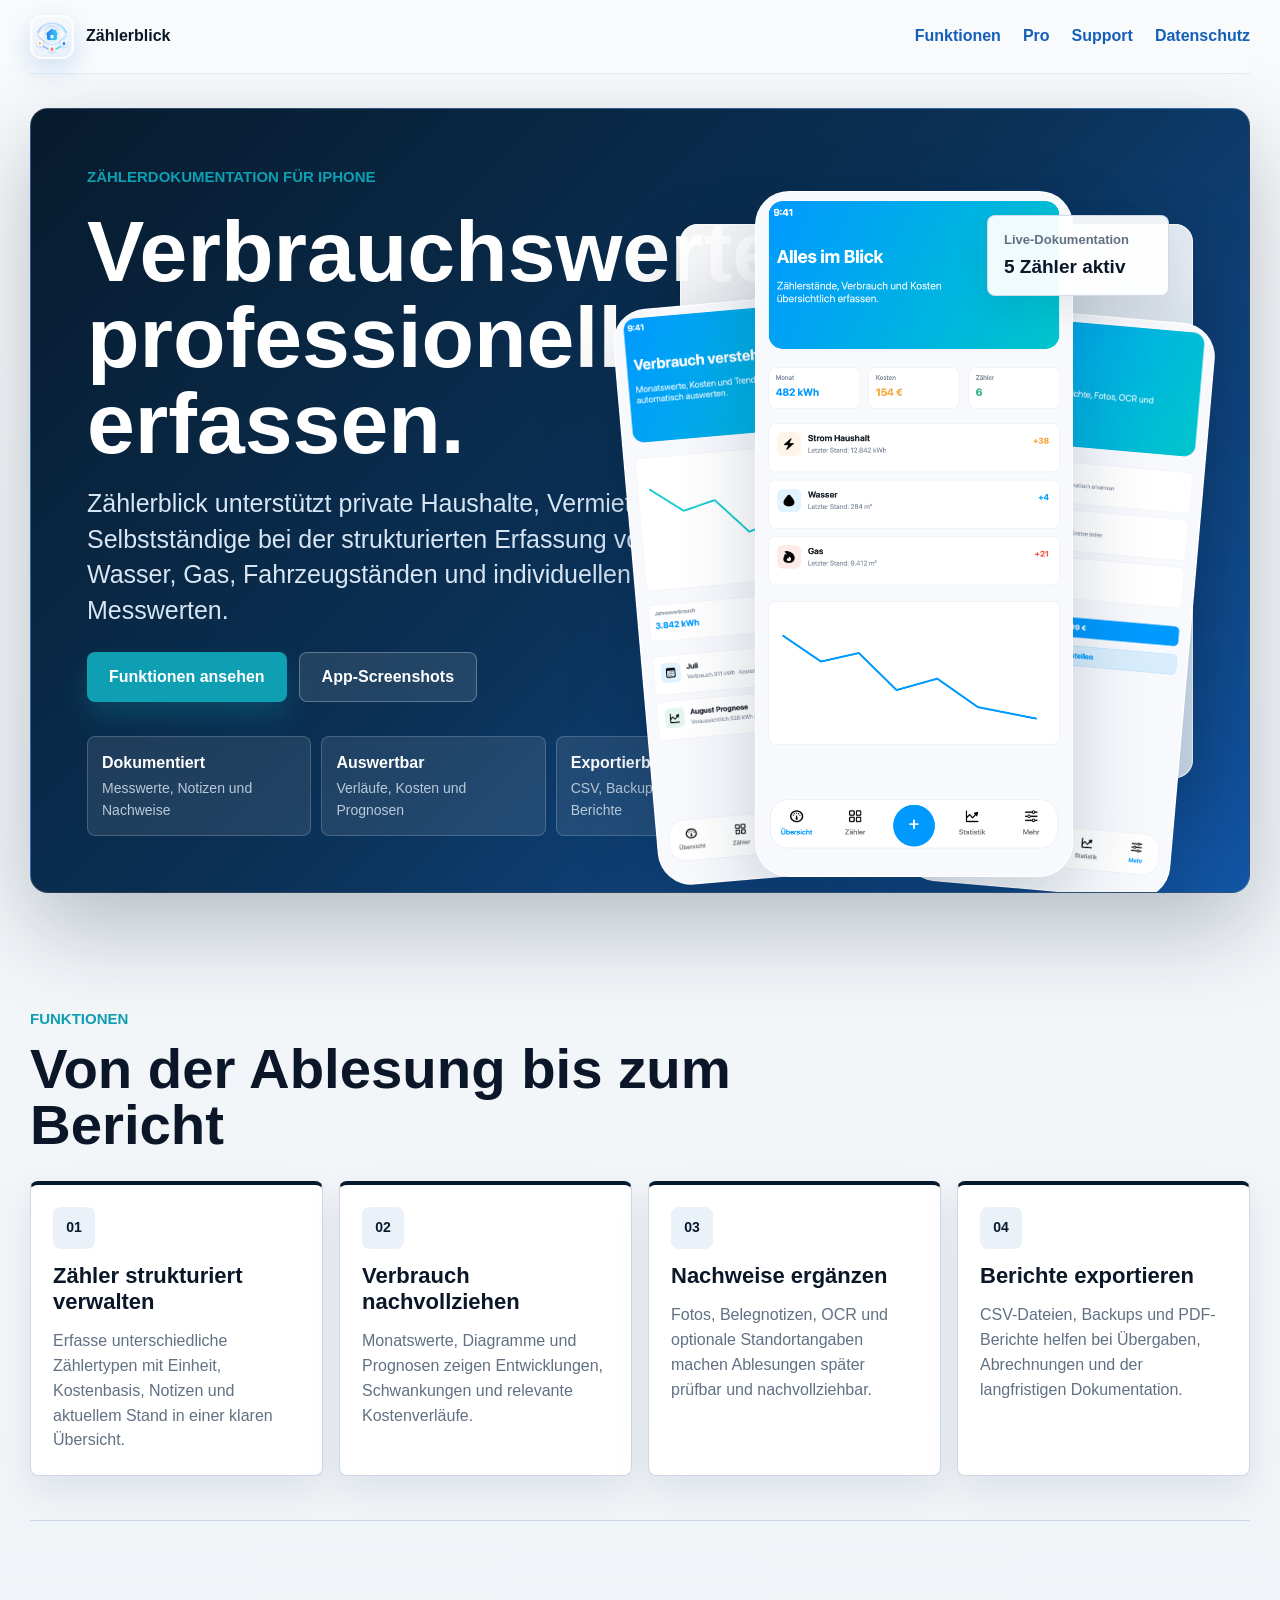
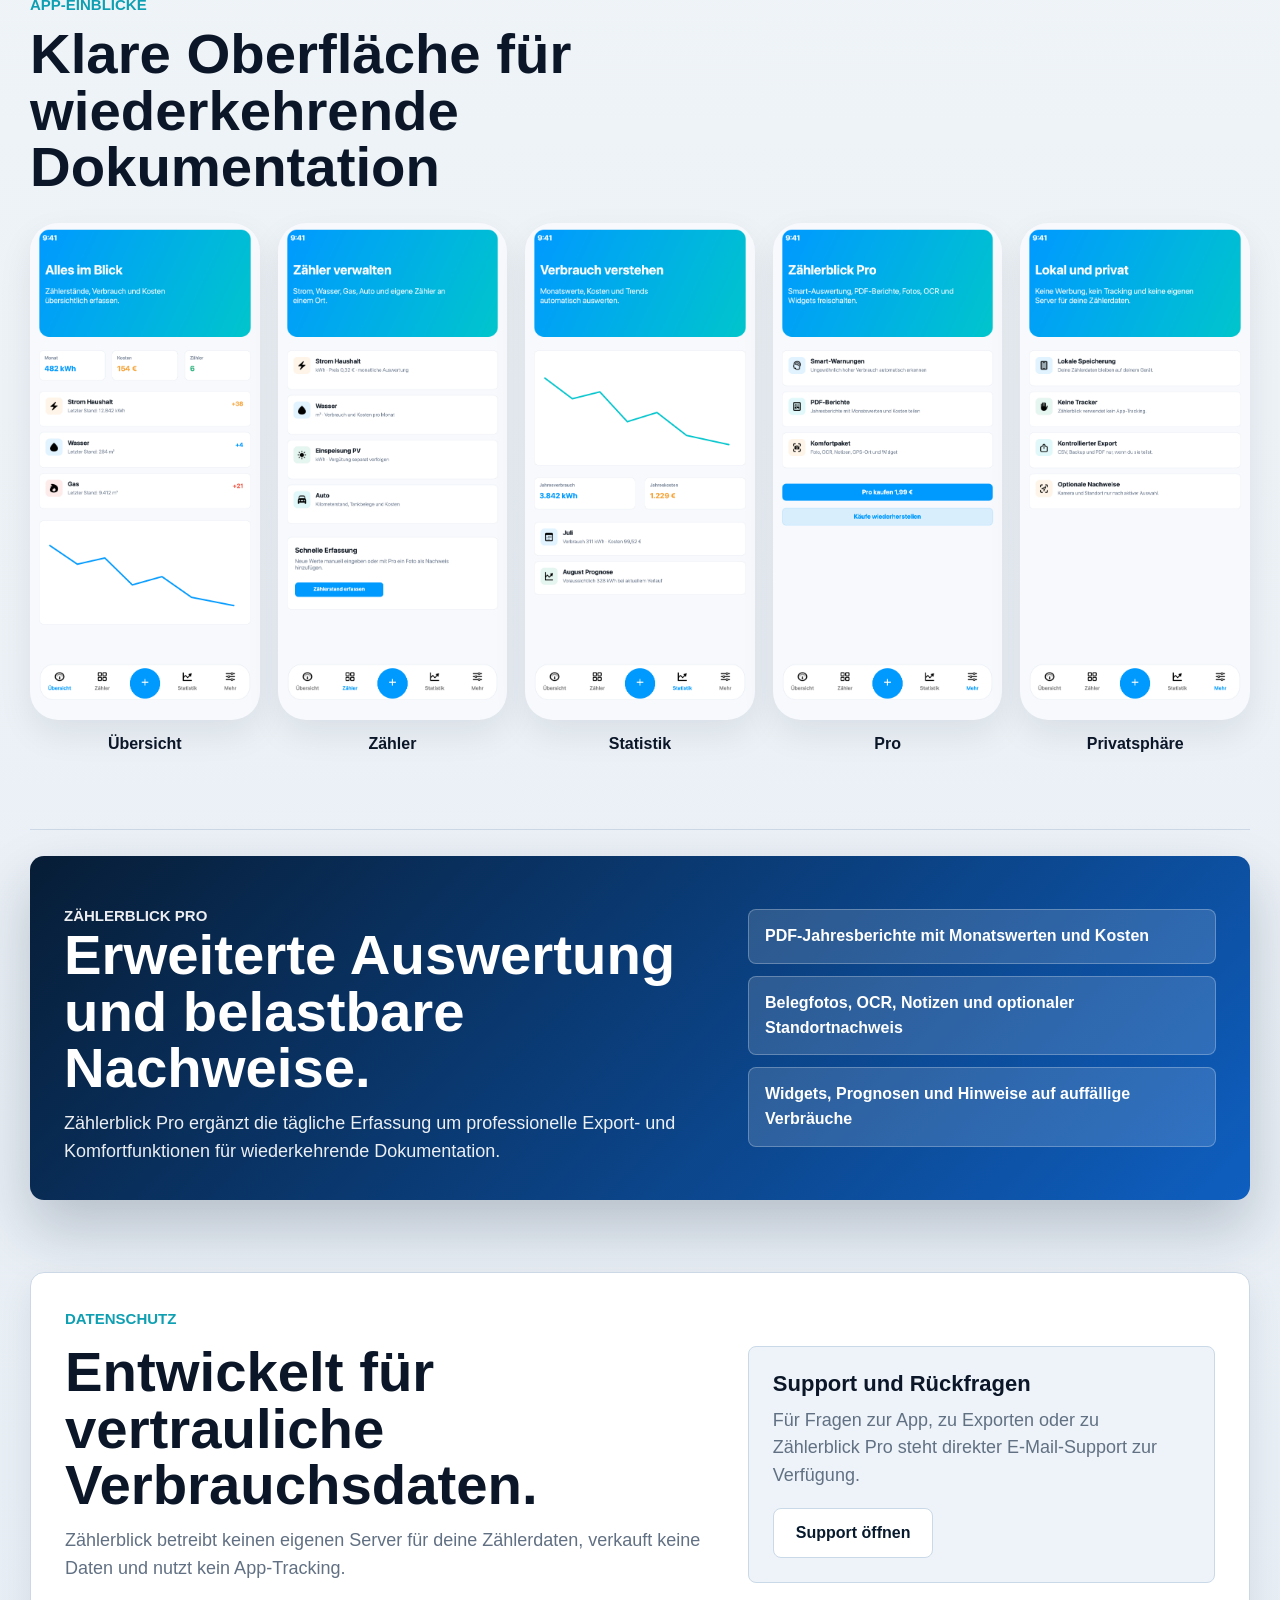
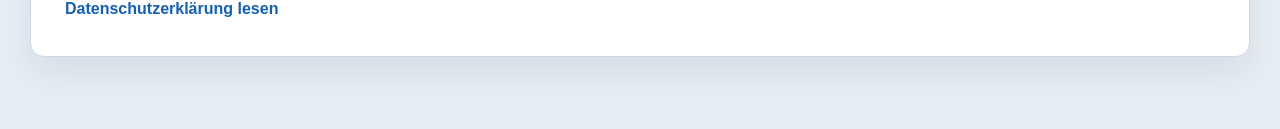
<file: index.html>
<!doctype html>
<html lang="de">
<head>
    <meta charset="utf-8">
    <meta name="viewport" content="width=device-width, initial-scale=1">
    <title>Zählerblick - Professionelle Zählerdokumentation</title>
    <meta name="description" content="Zählerblick ist die iPhone-App für strukturierte Zählerdokumentation, Verbrauchsauswertung, Kostenübersicht und exportierbare Berichte.">
    <link rel="icon" href="assets/app-icon.png">
    <link rel="stylesheet" href="styles.css">
</head>
<body>
    <header class="site-header">
        <a class="brand" href="index.html" aria-label="Zählerblick Startseite">
            <img src="assets/app-icon.png" alt="">
            <span>Zählerblick</span>
        </a>
        <nav aria-label="Navigation">
            <a href="#funktionen">Funktionen</a>
            <a href="#pro">Pro</a>
            <a href="support.html">Support</a>
            <a href="datenschutz.html">Datenschutz</a>
        </nav>
    </header>

    <main>
        <section class="hero">
            <div class="hero-copy">
                <p class="eyebrow">Zählerdokumentation für iPhone</p>
                <h1>Verbrauchswerte professionell erfassen.</h1>
                <p class="lead">
                    Zählerblick unterstützt private Haushalte, Vermieter und Selbstständige bei der strukturierten Erfassung von Strom, Wasser, Gas, Fahrzeugständen und individuellen Messwerten.
                </p>
                <div class="hero-actions">
                    <a class="button primary" href="#funktionen">Funktionen ansehen</a>
                    <a class="button secondary" href="#screenshots">App-Screenshots</a>
                </div>
                <dl class="trust-row" aria-label="Kurzinfos">
                    <div>
                        <dt>Dokumentiert</dt>
                        <dd>Messwerte, Notizen und Nachweise</dd>
                    </div>
                    <div>
                        <dt>Auswertbar</dt>
                        <dd>Verläufe, Kosten und Prognosen</dd>
                    </div>
                    <div>
                        <dt>Exportierbar</dt>
                        <dd>CSV, Backup und PDF-Berichte</dd>
                    </div>
                </dl>
            </div>

            <div class="hero-visual" aria-label="Zählerblick App-Screenshots">
                <div class="device-label">
                    <span>Live-Dokumentation</span>
                    <strong>5 Zähler aktiv</strong>
                </div>
                <img class="phone-shot phone-left" src="assets/screenshot-statistics.png" alt="Zählerblick Statistik mit Verbrauchsdiagramm">
                <img class="phone-shot phone-main" src="assets/screenshot-overview.png" alt="Zählerblick Übersicht mit mehreren Zählern">
                <img class="phone-shot phone-right" src="assets/screenshot-pro.png" alt="Zählerblick Pro Freischaltseite">
            </div>
        </section>

        <section class="section" id="funktionen">
            <div class="section-heading">
                <p class="eyebrow">Funktionen</p>
                <h2>Von der Ablesung bis zum Bericht</h2>
            </div>
            <div class="feature-grid">
                <article class="feature">
                    <span class="feature-icon">01</span>
                    <h3>Zähler strukturiert verwalten</h3>
                    <p>Erfasse unterschiedliche Zählertypen mit Einheit, Kostenbasis, Notizen und aktuellem Stand in einer klaren Übersicht.</p>
                </article>
                <article class="feature">
                    <span class="feature-icon">02</span>
                    <h3>Verbrauch nachvollziehen</h3>
                    <p>Monatswerte, Diagramme und Prognosen zeigen Entwicklungen, Schwankungen und relevante Kostenverläufe.</p>
                </article>
                <article class="feature">
                    <span class="feature-icon">03</span>
                    <h3>Nachweise ergänzen</h3>
                    <p>Fotos, Belegnotizen, OCR und optionale Standortangaben machen Ablesungen später prüfbar und nachvollziehbar.</p>
                </article>
                <article class="feature">
                    <span class="feature-icon">04</span>
                    <h3>Berichte exportieren</h3>
                    <p>CSV-Dateien, Backups und PDF-Berichte helfen bei Übergaben, Abrechnungen und der langfristigen Dokumentation.</p>
                </article>
            </div>
        </section>

        <section class="showcase" id="screenshots">
            <div class="section-heading">
                <p class="eyebrow">App-Einblicke</p>
                <h2>Klare Oberfläche für wiederkehrende Dokumentation</h2>
            </div>
            <div class="screenshot-strip">
                <figure>
                    <img src="assets/screenshot-overview.png" alt="Übersicht in Zählerblick">
                    <figcaption>Übersicht</figcaption>
                </figure>
                <figure>
                    <img src="assets/screenshot-meters.png" alt="Zählerliste in Zählerblick">
                    <figcaption>Zähler</figcaption>
                </figure>
                <figure>
                    <img src="assets/screenshot-statistics.png" alt="Statistikansicht in Zählerblick">
                    <figcaption>Statistik</figcaption>
                </figure>
                <figure>
                    <img src="assets/screenshot-pro.png" alt="Zählerblick Pro Ansicht">
                    <figcaption>Pro</figcaption>
                </figure>
                <figure>
                    <img src="assets/screenshot-privacy.png" alt="Datenschutzansicht in Zählerblick">
                    <figcaption>Privatsphäre</figcaption>
                </figure>
            </div>
        </section>

        <section class="pro-band" id="pro">
            <div>
                <p class="eyebrow">Zählerblick Pro</p>
                <h2>Erweiterte Auswertung und belastbare Nachweise.</h2>
                <p>
                    Zählerblick Pro ergänzt die tägliche Erfassung um professionelle Export- und Komfortfunktionen für wiederkehrende Dokumentation.
                </p>
            </div>
            <ul class="pro-list">
                <li>PDF-Jahresberichte mit Monatswerten und Kosten</li>
                <li>Belegfotos, OCR, Notizen und optionaler Standortnachweis</li>
                <li>Widgets, Prognosen und Hinweise auf auffällige Verbräuche</li>
            </ul>
        </section>

        <section class="privacy-section">
            <div class="privacy-copy">
                <p class="eyebrow">Datenschutz</p>
                <h2>Entwickelt für vertrauliche Verbrauchsdaten.</h2>
                <p>
                    Zählerblick betreibt keinen eigenen Server für deine Zählerdaten, verkauft keine Daten und nutzt kein App-Tracking.
                </p>
                <a class="text-link" href="datenschutz.html">Datenschutzerklärung lesen</a>
            </div>
            <div class="support-card">
                <h3>Support und Rückfragen</h3>
                <p>Für Fragen zur App, zu Exporten oder zu Zählerblick Pro steht direkter E-Mail-Support zur Verfügung.</p>
                <a class="button secondary" href="support.html">Support öffnen</a>
            </div>
        </section>
    </main>
</body>
</html>
</file>
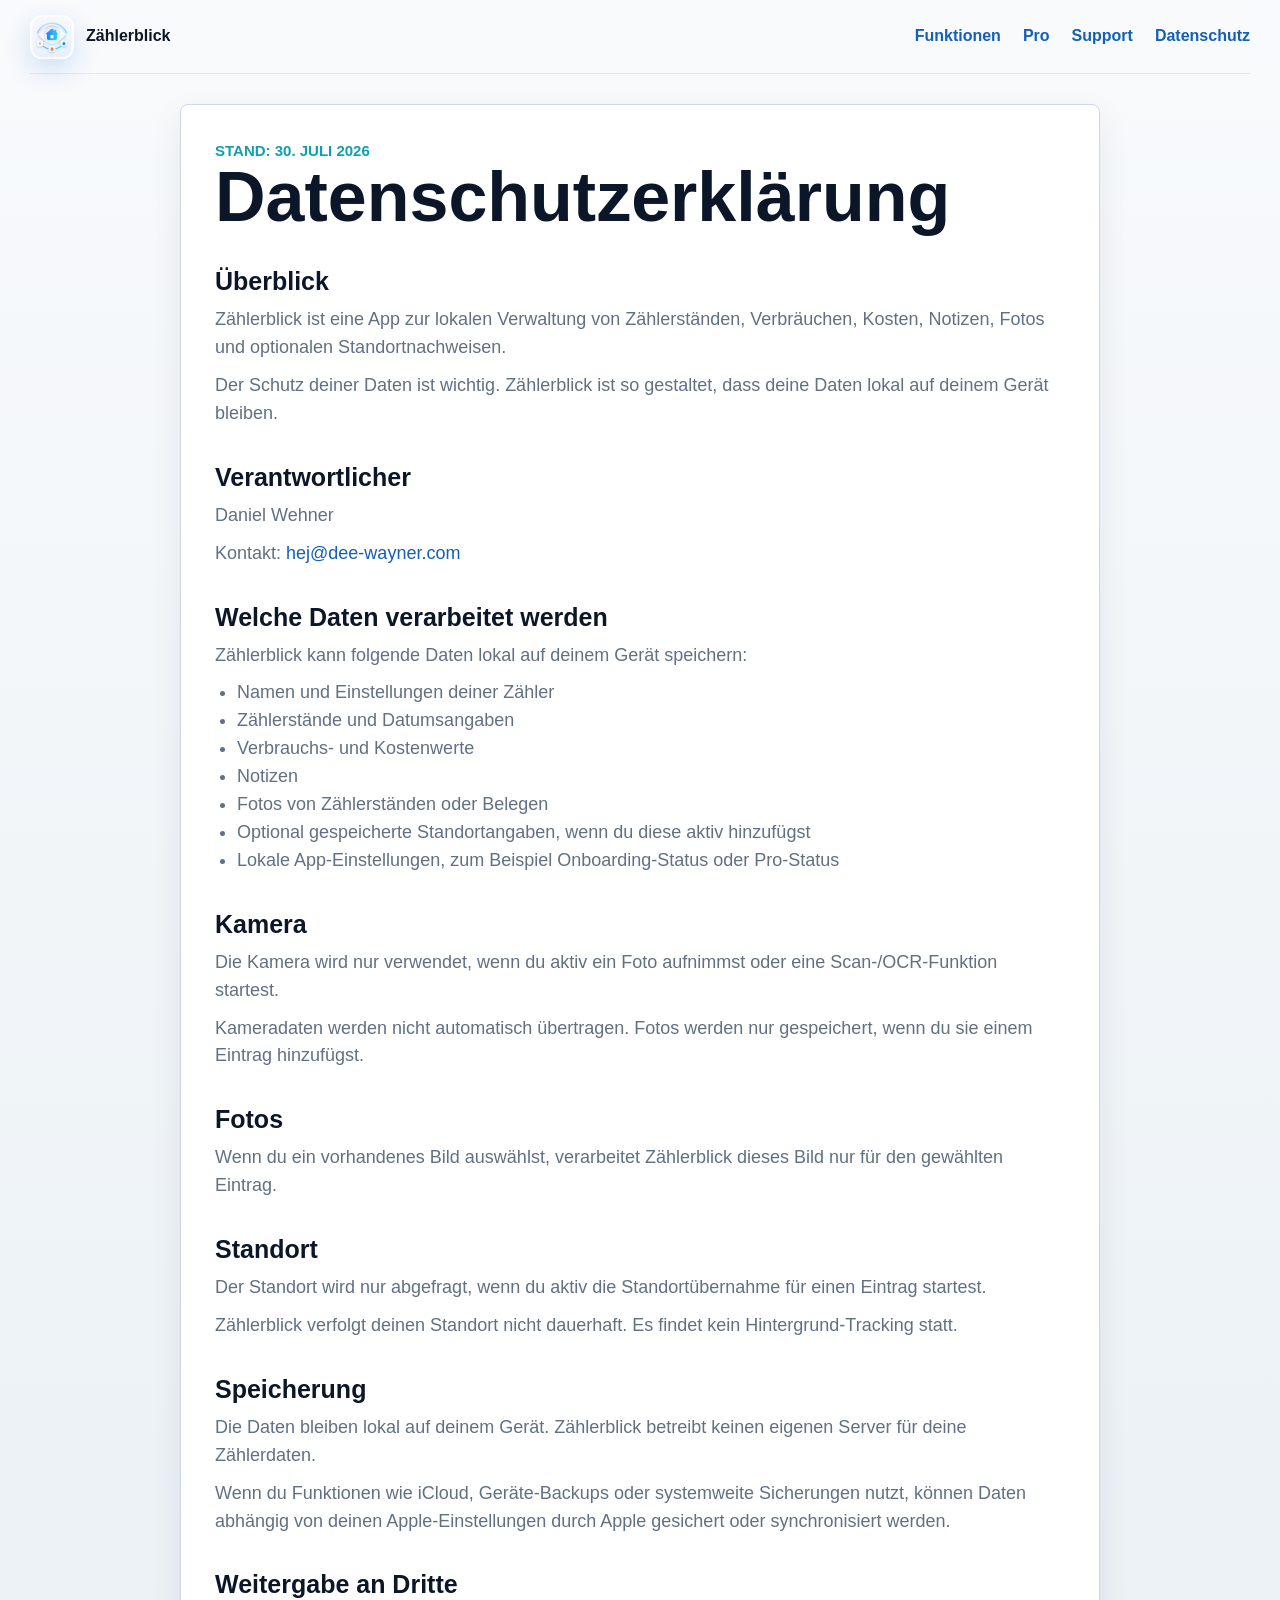
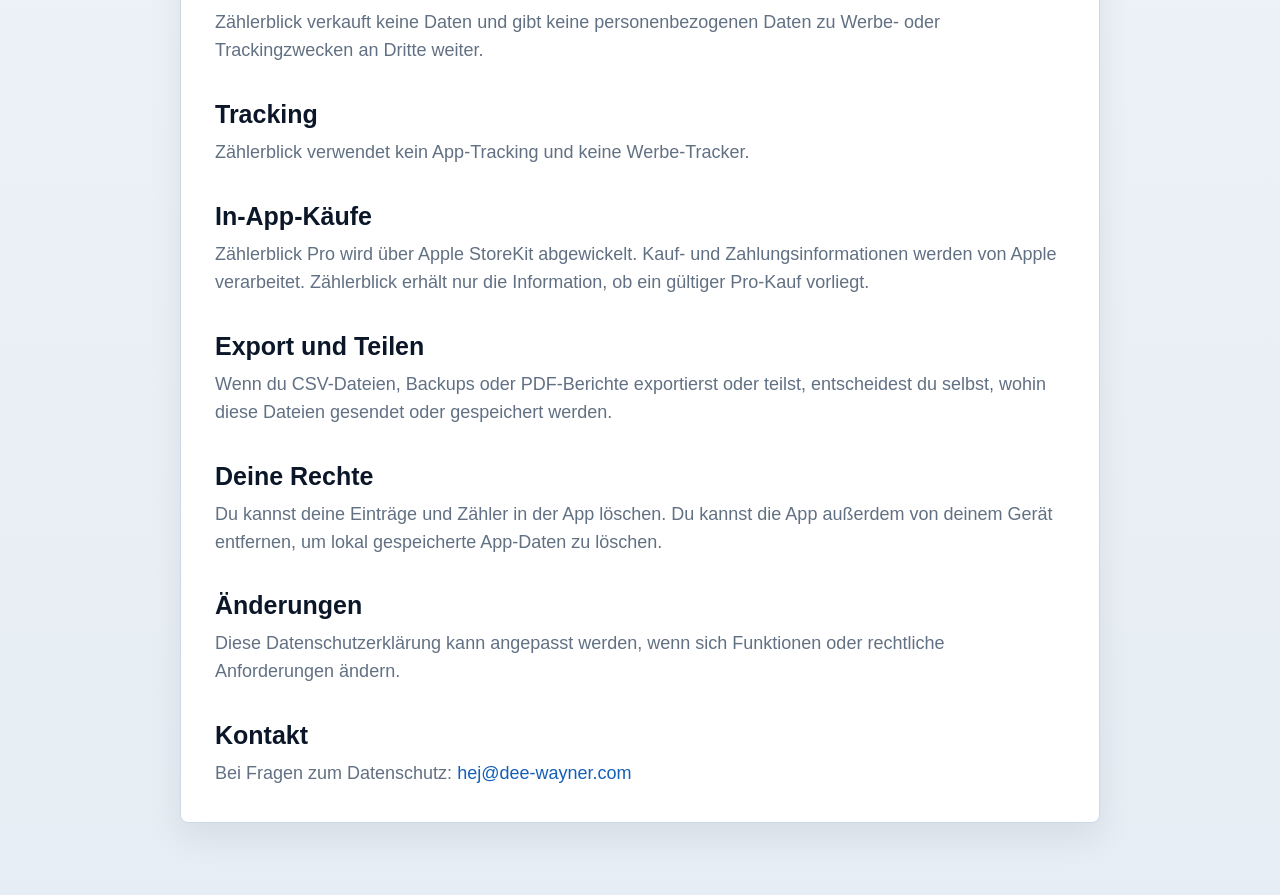
<file: datenschutz.html>
<!doctype html>
<html lang="de">
<head>
    <meta charset="utf-8">
    <meta name="viewport" content="width=device-width, initial-scale=1">
    <title>Datenschutzerklärung - Zählerblick</title>
    <meta name="description" content="Datenschutzerklärung für die App Zählerblick.">
    <link rel="icon" href="assets/app-icon.png">
    <link rel="stylesheet" href="styles.css">
</head>
<body>
    <header class="site-header">
        <a class="brand" href="index.html" aria-label="Zählerblick Startseite">
            <img src="assets/app-icon.png" alt="">
            <span>Zählerblick</span>
        </a>
        <nav aria-label="Navigation">
            <a href="index.html#funktionen">Funktionen</a>
            <a href="index.html#pro">Pro</a>
            <a href="support.html">Support</a>
            <a href="datenschutz.html">Datenschutz</a>
        </nav>
    </header>

    <main class="page narrow">
        <article class="content">
            <p class="eyebrow">Stand: 30. Juli 2026</p>
            <h1>Datenschutzerklärung</h1>

            <h2>Überblick</h2>
            <p>Zählerblick ist eine App zur lokalen Verwaltung von Zählerständen, Verbräuchen, Kosten, Notizen, Fotos und optionalen Standortnachweisen.</p>
            <p>Der Schutz deiner Daten ist wichtig. Zählerblick ist so gestaltet, dass deine Daten lokal auf deinem Gerät bleiben.</p>

            <h2>Verantwortlicher</h2>
            <p>Daniel Wehner</p>
            <p>Kontakt: <a href="mailto:hej@dee-wayner.com">hej@dee-wayner.com</a></p>

            <h2>Welche Daten verarbeitet werden</h2>
            <p>Zählerblick kann folgende Daten lokal auf deinem Gerät speichern:</p>
            <ul>
                <li>Namen und Einstellungen deiner Zähler</li>
                <li>Zählerstände und Datumsangaben</li>
                <li>Verbrauchs- und Kostenwerte</li>
                <li>Notizen</li>
                <li>Fotos von Zählerständen oder Belegen</li>
                <li>Optional gespeicherte Standortangaben, wenn du diese aktiv hinzufügst</li>
                <li>Lokale App-Einstellungen, zum Beispiel Onboarding-Status oder Pro-Status</li>
            </ul>

            <h2>Kamera</h2>
            <p>Die Kamera wird nur verwendet, wenn du aktiv ein Foto aufnimmst oder eine Scan-/OCR-Funktion startest.</p>
            <p>Kameradaten werden nicht automatisch übertragen. Fotos werden nur gespeichert, wenn du sie einem Eintrag hinzufügst.</p>

            <h2>Fotos</h2>
            <p>Wenn du ein vorhandenes Bild auswählst, verarbeitet Zählerblick dieses Bild nur für den gewählten Eintrag.</p>

            <h2>Standort</h2>
            <p>Der Standort wird nur abgefragt, wenn du aktiv die Standortübernahme für einen Eintrag startest.</p>
            <p>Zählerblick verfolgt deinen Standort nicht dauerhaft. Es findet kein Hintergrund-Tracking statt.</p>

            <h2>Speicherung</h2>
            <p>Die Daten bleiben lokal auf deinem Gerät. Zählerblick betreibt keinen eigenen Server für deine Zählerdaten.</p>
            <p>Wenn du Funktionen wie iCloud, Geräte-Backups oder systemweite Sicherungen nutzt, können Daten abhängig von deinen Apple-Einstellungen durch Apple gesichert oder synchronisiert werden.</p>

            <h2>Weitergabe an Dritte</h2>
            <p>Zählerblick verkauft keine Daten und gibt keine personenbezogenen Daten zu Werbe- oder Trackingzwecken an Dritte weiter.</p>

            <h2>Tracking</h2>
            <p>Zählerblick verwendet kein App-Tracking und keine Werbe-Tracker.</p>

            <h2>In-App-Käufe</h2>
            <p>Zählerblick Pro wird über Apple StoreKit abgewickelt. Kauf- und Zahlungsinformationen werden von Apple verarbeitet. Zählerblick erhält nur die Information, ob ein gültiger Pro-Kauf vorliegt.</p>

            <h2>Export und Teilen</h2>
            <p>Wenn du CSV-Dateien, Backups oder PDF-Berichte exportierst oder teilst, entscheidest du selbst, wohin diese Dateien gesendet oder gespeichert werden.</p>

            <h2>Deine Rechte</h2>
            <p>Du kannst deine Einträge und Zähler in der App löschen. Du kannst die App außerdem von deinem Gerät entfernen, um lokal gespeicherte App-Daten zu löschen.</p>

            <h2>Änderungen</h2>
            <p>Diese Datenschutzerklärung kann angepasst werden, wenn sich Funktionen oder rechtliche Anforderungen ändern.</p>

            <h2>Kontakt</h2>
            <p>Bei Fragen zum Datenschutz: <a href="mailto:hej@dee-wayner.com">hej@dee-wayner.com</a></p>
        </article>
    </main>
</body>
</html>
</file>
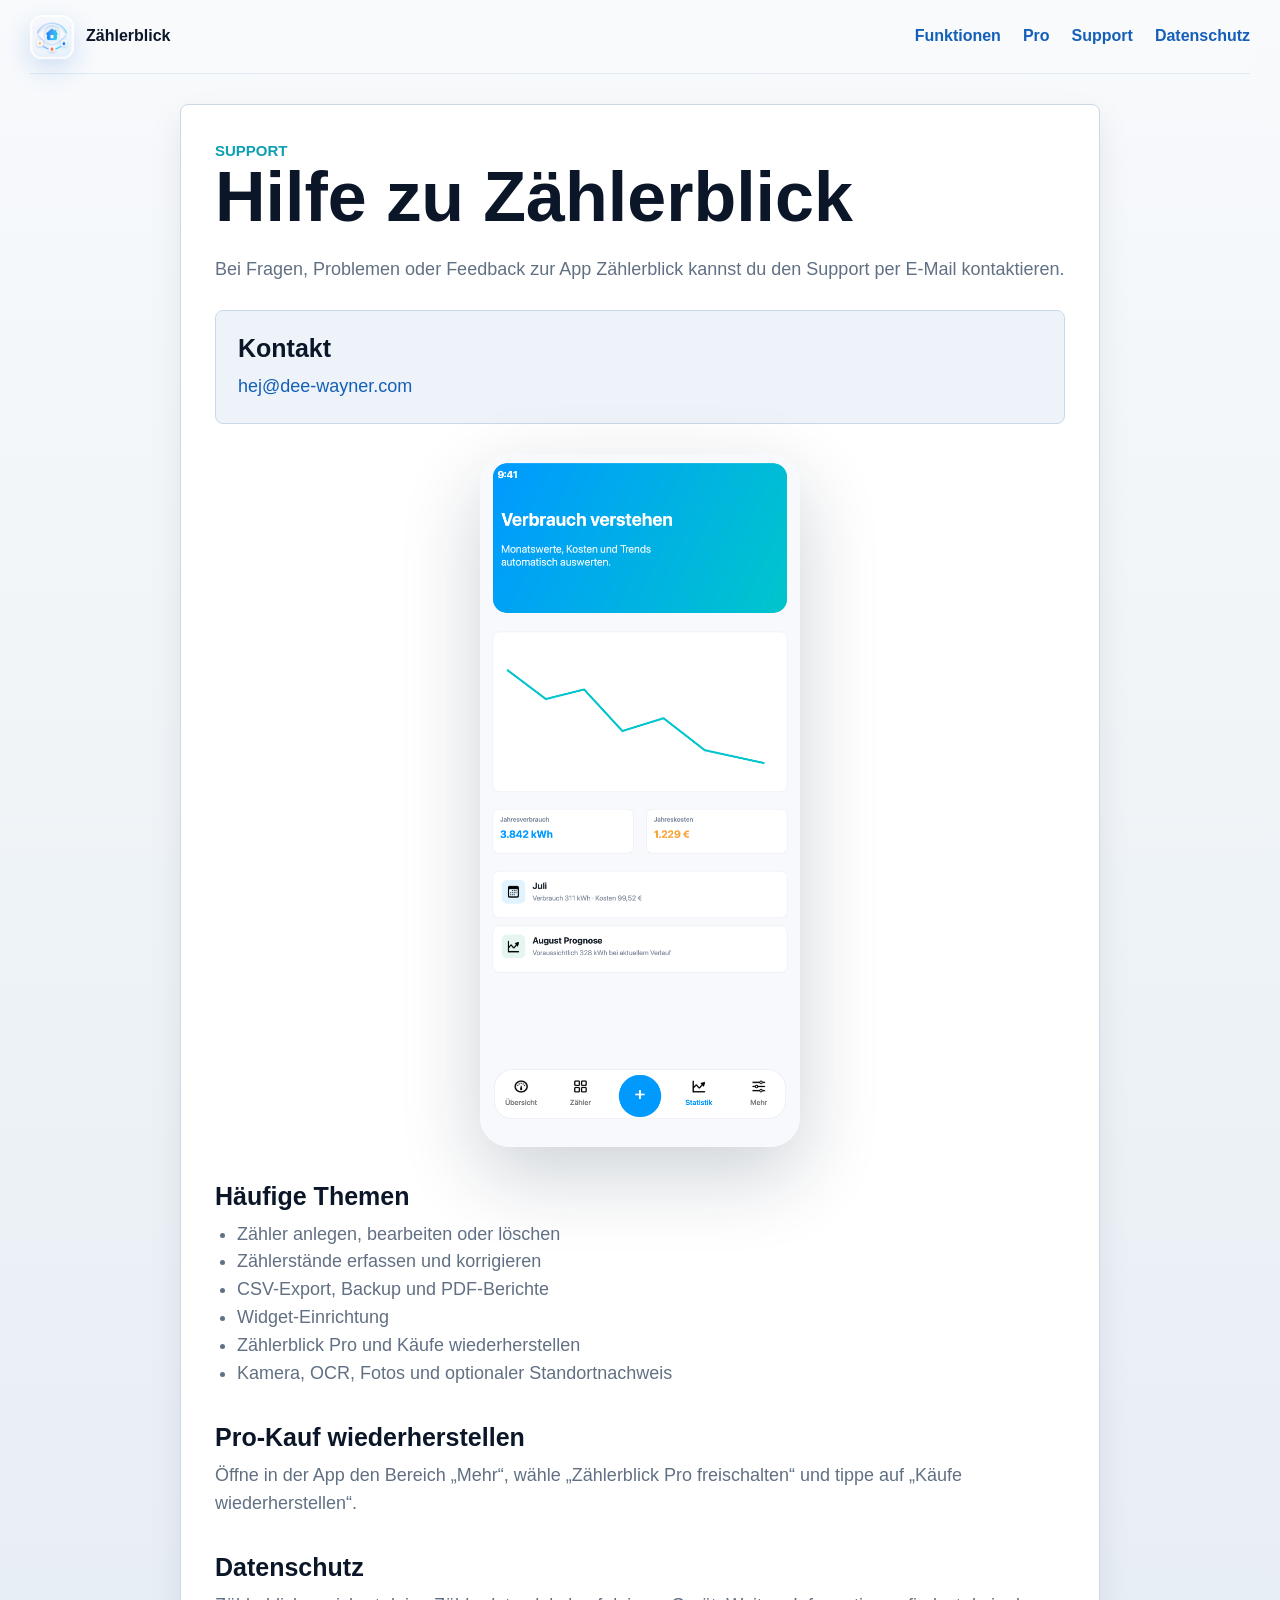
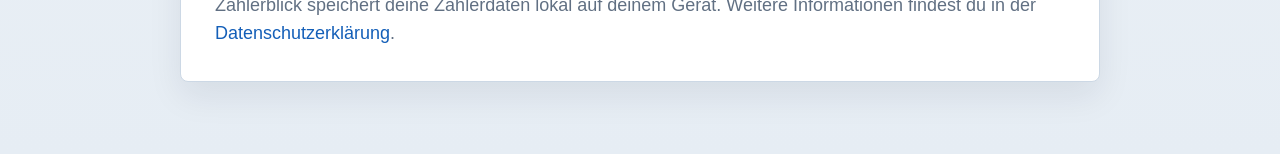
<file: support.html>
<!doctype html>
<html lang="de">
<head>
    <meta charset="utf-8">
    <meta name="viewport" content="width=device-width, initial-scale=1">
    <title>Support - Zählerblick</title>
    <meta name="description" content="Support für die App Zählerblick.">
    <link rel="icon" href="assets/app-icon.png">
    <link rel="stylesheet" href="styles.css">
</head>
<body>
    <header class="site-header">
        <a class="brand" href="index.html" aria-label="Zählerblick Startseite">
            <img src="assets/app-icon.png" alt="">
            <span>Zählerblick</span>
        </a>
        <nav aria-label="Navigation">
            <a href="index.html#funktionen">Funktionen</a>
            <a href="index.html#pro">Pro</a>
            <a href="support.html">Support</a>
            <a href="datenschutz.html">Datenschutz</a>
        </nav>
    </header>

    <main class="page narrow">
        <article class="content">
            <p class="eyebrow">Support</p>
            <h1>Hilfe zu Zählerblick</h1>
            <p>
                Bei Fragen, Problemen oder Feedback zur App Zählerblick kannst du den Support per E-Mail kontaktieren.
            </p>

            <div class="support-box">
                <h2>Kontakt</h2>
                <p><a href="mailto:hej@dee-wayner.com">hej@dee-wayner.com</a></p>
            </div>

            <img class="inline-shot" src="assets/screenshot-statistics.png" alt="Zählerblick Statistikansicht">

            <h2>Häufige Themen</h2>
            <ul>
                <li>Zähler anlegen, bearbeiten oder löschen</li>
                <li>Zählerstände erfassen und korrigieren</li>
                <li>CSV-Export, Backup und PDF-Berichte</li>
                <li>Widget-Einrichtung</li>
                <li>Zählerblick Pro und Käufe wiederherstellen</li>
                <li>Kamera, OCR, Fotos und optionaler Standortnachweis</li>
            </ul>

            <h2>Pro-Kauf wiederherstellen</h2>
            <p>
                Öffne in der App den Bereich „Mehr“, wähle „Zählerblick Pro freischalten“ und tippe auf „Käufe wiederherstellen“.
            </p>

            <h2>Datenschutz</h2>
            <p>
                Zählerblick speichert deine Zählerdaten lokal auf deinem Gerät. Weitere Informationen findest du in der <a href="datenschutz.html">Datenschutzerklärung</a>.
            </p>
        </article>
    </main>
</body>
</html>
</file>
<file: styles.css>
:root {
    color-scheme: light;
    --background: #eef3f7;
    --surface: #ffffff;
    --surface-soft: #eaf1f8;
    --ink: #0b1728;
    --text: #233044;
    --muted: #617083;
    --line: #ccd8e5;
    --blue: #145fb8;
    --cyan: #0e9fb2;
    --deep: #071a2d;
    --shadow: 0 28px 80px rgba(7, 29, 54, 0.2);
    --soft-shadow: 0 14px 34px rgba(7, 29, 54, 0.08);
}

* {
    box-sizing: border-box;
}

html {
    scroll-behavior: smooth;
}

body {
    margin: 0;
    font-family: -apple-system, BlinkMacSystemFont, "Segoe UI", sans-serif;
    color: var(--text);
    background:
        linear-gradient(180deg, #f8fafc 0%, var(--background) 52%, #e6edf4 100%);
    line-height: 1.55;
}

img {
    max-width: 100%;
    height: auto;
}

a {
    color: var(--blue);
    text-decoration: none;
}

a:hover {
    text-decoration: underline;
}

.site-header {
    position: sticky;
    top: 0;
    z-index: 20;
    width: min(1220px, calc(100% - 40px));
    min-height: 74px;
    margin: 0 auto;
    display: flex;
    align-items: center;
    justify-content: space-between;
    gap: 22px;
    background: rgba(248, 250, 252, 0.92);
    backdrop-filter: blur(18px);
    border-bottom: 1px solid rgba(217, 228, 239, 0.72);
}

.site-header nav,
.topnav {
    display: flex;
    align-items: center;
    gap: 22px;
    font-weight: 750;
}

.brand {
    display: inline-flex;
    align-items: center;
    gap: 12px;
    color: var(--ink);
    font-weight: 850;
}

.brand img {
    width: 44px;
    height: 44px;
    border-radius: 12px;
    box-shadow: 0 10px 26px rgba(15, 102, 208, 0.18);
}

main,
.page {
    width: min(1220px, calc(100% - 40px));
    margin: 0 auto;
}

.page {
    padding: 30px 0 72px;
}

.page.narrow {
    width: min(920px, calc(100% - 40px));
}

.hero {
    min-height: 0;
    display: grid;
    grid-template-columns: minmax(0, 0.94fr) minmax(390px, 1.06fr);
    align-items: center;
    gap: 54px;
    margin: 34px 0 72px;
    padding: 56px;
    color: #ffffff;
    background:
        linear-gradient(135deg, rgba(7, 26, 45, 0.98), rgba(11, 49, 86, 0.96) 48%, rgba(20, 95, 184, 0.86)),
        var(--deep);
    border: 1px solid rgba(255, 255, 255, 0.14);
    border-radius: 18px;
    box-shadow: 0 34px 90px rgba(7, 26, 45, 0.26);
    overflow: hidden;
}

.hero-copy {
    display: grid;
    gap: 20px;
}

.eyebrow {
    margin: 0;
    color: var(--cyan);
    font-size: 15px;
    font-weight: 850;
    letter-spacing: 0;
    text-transform: uppercase;
}

h1,
h2,
h3 {
    margin: 0;
    color: var(--ink);
    letter-spacing: 0;
}

.hero h1 {
    color: #ffffff;
}

h1 {
    max-width: 720px;
    font-size: clamp(48px, 6.8vw, 86px);
    line-height: 1;
}

h2 {
    font-size: clamp(34px, 4.4vw, 58px);
    line-height: 1;
}

h3 {
    font-size: 22px;
    line-height: 1.18;
}

p {
    margin: 0;
    color: var(--muted);
    font-size: 18px;
}

.lead {
    max-width: 670px;
    font-size: clamp(20px, 2.1vw, 25px);
    line-height: 1.42;
}

.hero .lead {
    color: #d8e6f4;
}

.hero-actions {
    display: flex;
    flex-wrap: wrap;
    gap: 12px;
    margin-top: 4px;
}

.button {
    display: inline-flex;
    min-height: 50px;
    align-items: center;
    justify-content: center;
    padding: 0 22px;
    border-radius: 8px;
    font-weight: 850;
}

.button.primary {
    color: #ffffff;
    background: #0e9fb2;
    box-shadow: 0 14px 28px rgba(14, 159, 178, 0.23);
}

.button.secondary {
    color: #ffffff;
    background: rgba(255, 255, 255, 0.1);
    border: 1px solid rgba(255, 255, 255, 0.28);
}

.trust-row {
    display: grid;
    grid-template-columns: repeat(3, minmax(0, 1fr));
    gap: 10px;
    margin: 14px 0 0;
}

.trust-row div {
    padding: 14px;
    background: rgba(255, 255, 255, 0.09);
    border: 1px solid rgba(255, 255, 255, 0.18);
    border-radius: 8px;
}

.trust-row dt {
    color: #ffffff;
    font-weight: 850;
}

.trust-row dd {
    margin: 2px 0 0;
    color: #b9c9d9;
    font-size: 14px;
}

.hero-visual {
    position: relative;
    min-height: 660px;
    isolation: isolate;
}

.hero-visual::before {
    content: "";
    position: absolute;
    inset: 8% 0 8% 8%;
    z-index: -1;
    border-radius: 18px;
    background:
        linear-gradient(135deg, rgba(255, 255, 255, 0.96), rgba(232, 240, 248, 0.88));
    box-shadow:
        inset 0 0 0 1px rgba(255, 255, 255, 0.72),
        0 24px 70px rgba(0, 0, 0, 0.22);
}

.device-label {
    position: absolute;
    right: 24px;
    top: 44px;
    z-index: 5;
    display: grid;
    gap: 2px;
    min-width: 182px;
    padding: 14px 16px;
    color: var(--ink);
    background: rgba(255, 255, 255, 0.94);
    border: 1px solid rgba(204, 216, 229, 0.9);
    border-radius: 8px;
    box-shadow: var(--soft-shadow);
}

.device-label span {
    color: var(--muted);
    font-size: 13px;
    font-weight: 750;
}

.device-label strong {
    font-size: 19px;
}

.phone-shot {
    position: absolute;
    width: 268px;
    border-radius: 34px;
    background: var(--surface);
    box-shadow: var(--shadow);
    border: 1px solid rgba(255, 255, 255, 0.72);
}

.phone-main {
    left: 50%;
    top: 20px;
    z-index: 3;
    width: 318px;
    transform: translateX(-50%);
}

.phone-left {
    left: 0;
    top: 128px;
    z-index: 2;
    transform: rotate(-5deg);
}

.phone-right {
    right: 0;
    top: 142px;
    z-index: 1;
    transform: rotate(5deg);
}

.section {
    padding: 42px 0 44px;
}

.section-heading {
    display: grid;
    gap: 10px;
    max-width: 760px;
    margin-bottom: 28px;
}

.feature-grid {
    display: grid;
    grid-template-columns: repeat(4, minmax(0, 1fr));
    gap: 16px;
}

.feature {
    min-height: 246px;
    padding: 22px;
    display: flex;
    flex-direction: column;
    gap: 14px;
    background: var(--surface);
    border: 1px solid var(--line);
    border-radius: 8px;
    box-shadow: var(--soft-shadow);
    border-top: 4px solid var(--deep);
    transition: transform 180ms ease, box-shadow 180ms ease;
}

.feature-icon {
    display: inline-grid;
    width: 42px;
    height: 42px;
    place-items: center;
    color: var(--deep);
    background: var(--surface-soft);
    border-radius: 8px;
    font-size: 14px;
    font-weight: 900;
}

.feature p {
    font-size: 16px;
}

.showcase {
    padding: 72px 0;
    border-top: 1px solid var(--line);
    border-bottom: 1px solid var(--line);
}

.screenshot-strip {
    display: grid;
    grid-template-columns: repeat(5, minmax(160px, 1fr));
    gap: 18px;
    align-items: start;
}

.screenshot-strip figure {
    margin: 0;
}

.screenshot-strip img {
    display: block;
    width: 100%;
    border-radius: 28px;
    background: var(--surface);
    box-shadow: var(--soft-shadow);
}

.feature:hover {
    transform: translateY(-3px);
    box-shadow: 0 18px 42px rgba(7, 29, 54, 0.12);
}

.screenshot-strip figcaption {
    margin-top: 12px;
    color: var(--ink);
    font-weight: 800;
    text-align: center;
}

.pro-band,
.privacy-section {
    display: grid;
    grid-template-columns: minmax(0, 1fr) minmax(320px, 0.72fr);
    gap: 34px;
    align-items: center;
    margin: 26px 0 72px;
    padding: 34px;
    border-radius: 14px;
}

.pro-band {
    color: #ffffff;
    background:
        linear-gradient(135deg, rgba(7, 29, 54, 0.98), rgba(15, 102, 208, 0.9)),
        var(--deep);
    box-shadow: 0 28px 58px rgba(7, 29, 54, 0.22);
}

.pro-band .eyebrow,
.pro-band h2,
.pro-band p,
.pro-list {
    color: #ffffff;
}

.pro-band p {
    max-width: 680px;
    margin-top: 14px;
    opacity: 0.92;
}

.pro-list {
    margin: 0;
    padding: 0;
    list-style: none;
    display: grid;
    gap: 12px;
}

.pro-list li {
    padding: 14px 16px;
    background: rgba(255, 255, 255, 0.14);
    border: 1px solid rgba(255, 255, 255, 0.26);
    border-radius: 8px;
    font-weight: 750;
}

.privacy-section {
    background: var(--surface);
    border: 1px solid var(--line);
    box-shadow: var(--soft-shadow);
}

.privacy-copy {
    display: grid;
    gap: 14px;
}

.text-link {
    width: fit-content;
    font-weight: 850;
}

.support-card {
    padding: 24px;
    background: #edf3f8;
    border: 1px solid #cad9e8;
    border-radius: 8px;
}

.support-card p {
    margin: 10px 0 18px;
}

.support-card .button.secondary,
.content .button.secondary {
    color: var(--deep);
    background: #ffffff;
    border-color: #cad9e8;
}

.content {
    padding: 34px;
    background: var(--surface);
    border: 1px solid var(--line);
    border-radius: 8px;
    box-shadow: var(--soft-shadow);
}

.content h1 {
    font-size: clamp(42px, 6vw, 70px);
    margin-bottom: 24px;
}

.content h2 {
    margin: 34px 0 10px;
    font-size: 25px;
    line-height: 1.2;
}

.content p + p {
    margin-top: 10px;
}

.content ul {
    margin: 10px 0 0;
    padding-left: 22px;
    color: var(--muted);
    font-size: 18px;
}

.support-box {
    margin: 26px 0;
    padding: 22px;
    background: #edf3f8;
    border: 1px solid #cad9e8;
    border-radius: 8px;
}

.support-box h2 {
    margin-top: 0;
}

.inline-shot {
    display: block;
    width: min(320px, 100%);
    margin: 30px auto;
    border-radius: 30px;
    box-shadow: var(--shadow);
}

@media (max-width: 980px) {
    .hero {
        grid-template-columns: 1fr;
        min-height: 0;
        padding: 38px;
    }

    .hero-visual {
        min-height: 590px;
        max-width: 680px;
        width: 100%;
        margin: 0 auto;
    }

    .feature-grid {
        grid-template-columns: repeat(2, minmax(0, 1fr));
    }

    .screenshot-strip {
        grid-template-columns: repeat(3, minmax(170px, 1fr));
    }

    .pro-band,
    .privacy-section {
        grid-template-columns: 1fr;
    }
}

@media (max-width: 680px) {
    .site-header {
        position: static;
        width: calc(100% - 28px);
        align-items: flex-start;
        padding: 14px 0;
    }

    .site-header nav {
        flex-wrap: wrap;
        justify-content: flex-end;
        gap: 10px 14px;
        font-size: 14px;
    }

    main,
    .page,
    .page.narrow {
        width: calc(100% - 28px);
    }

    .hero {
        gap: 28px;
        margin-top: 18px;
        padding: 28px 18px;
        border-radius: 12px;
    }

    .trust-row,
    .feature-grid,
    .screenshot-strip {
        grid-template-columns: 1fr;
    }

    .hero-visual {
        min-height: 475px;
    }

    .hero-visual::before {
        inset: 8% 0 10%;
    }

    .phone-shot {
        width: 170px;
        border-radius: 24px;
    }

    .phone-main {
        width: 205px;
    }

    .device-label {
        right: 8px;
        top: 18px;
        min-width: 148px;
        padding: 10px 12px;
    }

    .phone-left {
        left: 0;
        top: 112px;
    }

    .phone-right {
        right: 0;
        top: 128px;
    }

    .section,
    .showcase {
        padding: 50px 0 24px;
    }

    .pro-band,
    .privacy-section,
    .content {
        padding: 24px 18px;
    }

    p,
    .content ul {
        font-size: 16px;
    }

    .lead {
        font-size: 19px;
    }
}
</file>
